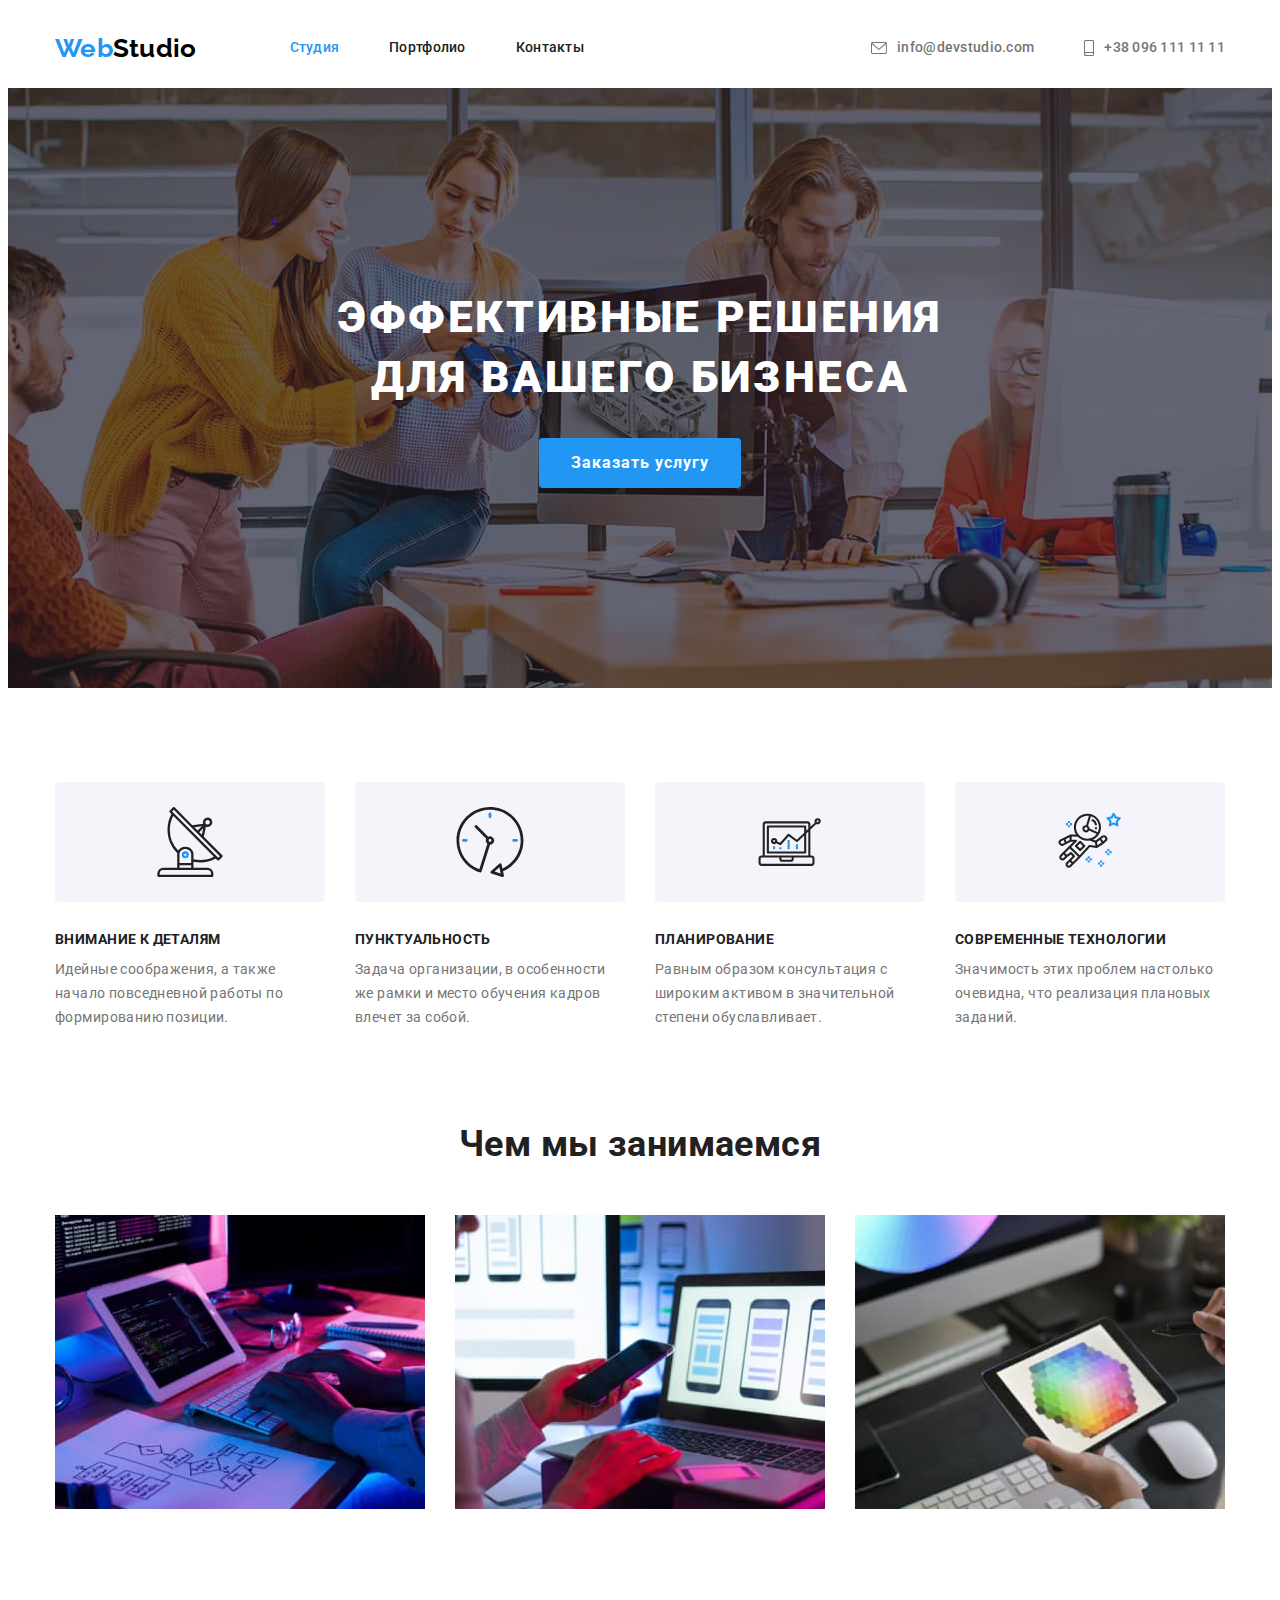
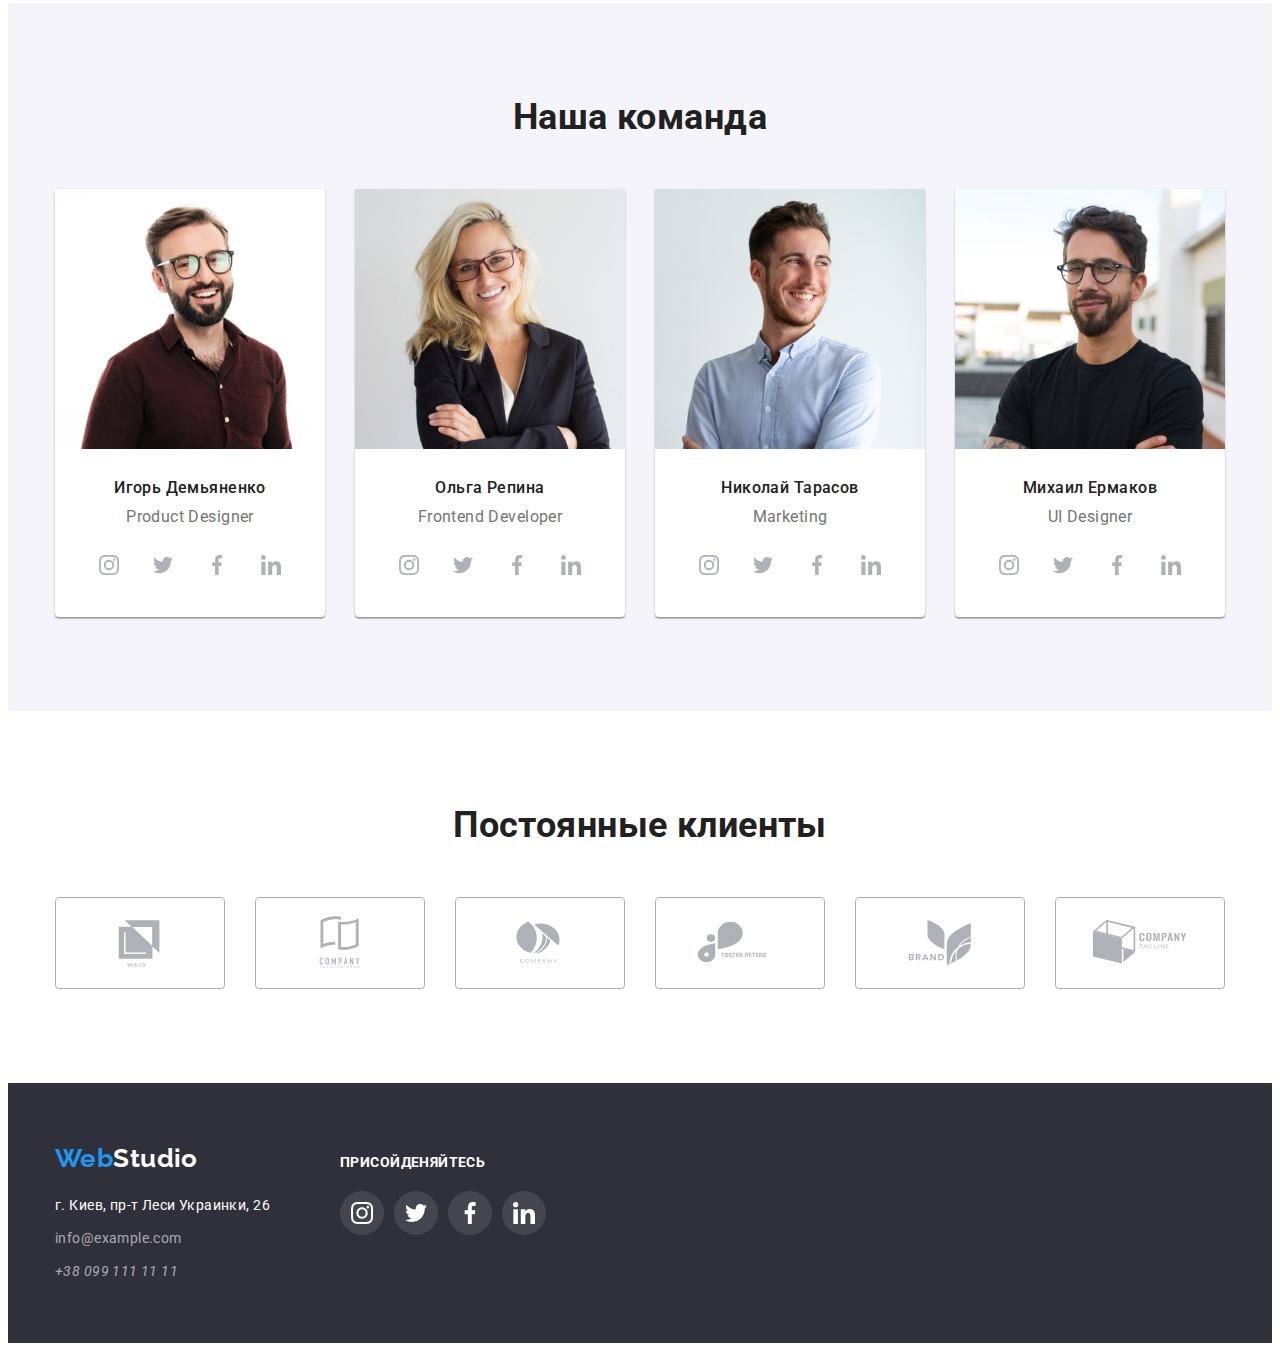
<file: index.html>
<!DOCTYPE html>
  <html lang="ru">
    <head>
      <meta charset="UTF-8" />
      <meta http-equiv="X-UA-Compatible" content="IE=edge" />
      <meta name="viewport" content="width=device-width, initial-scale=1.0" />
      <title>WebStudio</title>
      <link rel="preconnect" href="https://fonts.googleapis.com" />
      <link rel="preconnect" href="https://fonts.gstatic.com" crossorigin />
      <link rel="stylesheet" href="https://cdnjs.cloudflare.com/ajax/libs/modern-normalize/1.1.0/modern-normalize.min.css" integrity="sha512-wpPYUAdjBVSE4KJnH1VR1HeZfpl1ub8YT/NKx4PuQ5NmX2tKuGu6U/JRp5y+Y8XG2tV+wKQpNHVUX03MfMFn9Q==" crossorigin="anonymous" referrerpolicy="no-referrer" />
      <link
        href="https://fonts.googleapis.com/css2?family=Raleway:wght@700&family=Roboto:wght@400;500;700;900&display=swap"
        rel="stylesheet"
      />
      <link rel="stylesheet" href="./css/styles.css" />
    </head>
    <body>
      <!-------------------- header --------------------->
      <header class="header">
        <div class="header-container container ">
        <nav class="header-nav header-container">
        <a href="./index.html" class="header-logo logo link" lang="en"
            ><span class="logo-part">Web</span>Studio</a
          >
          <ul class="header-list list header-container">
            <li class="header-item">
              <a href="./index.html" class="header-link header link accent current">Студия</a>
            </li>
            <li class="header-item">
              <a href="./portfolio.html" class="header-link header link accent">Портфолио</a>
            </li>
            <li class="header-item">
              <a href="" class="header-link header link accent">Контакты</a>
            </li>
          </ul>
        </nav>
        <ul class="header-address list header-container">
          <li class="header-contact">
            <a href="mailto:info@devstudio.com" class="header-mail header link accent">
            <svg class="mail-logo icon" width="16" height="12"><use href="./images/icon-svg.svg#icon-mail"></use></svg>
              info@devstudio.com
          </a>
          </li>
          <li class="header-contact ">
            <a href="tel:+380961111111" class="header-tel header link accent">
            <svg class="phone-logo icon" width="10" height="16"><use href="./images/icon-svg.svg#icon-phone"></use></svg>
            +38 096 111 11 11</a>
          </li>
        </ul>
        </div>
      </header>
      <!-------------------- hero --------------------->
      <main>
        <section class="hero">
          <div class="container">
          <!--Эффективные решения для вашего бизнеса-->
          <h1 class="hero-title">Эффективные решения  для вашего бизнеса</h1>
          <button type="button" class="hero-button">Заказать услугу</button>
          </div>
        </section>
        <!-------------------- benefits --------------------->
        
        <section class="benefits section">
          <!--скрыть при помощи css (скрытый текст)-->
          <div class="container">
            <h2 class="benefits-title visually-hidden">Особенности компании</h2>
          <ul class="benefits-list list">
            <li class="benefits-item">
              <div class="benefits-img">
                <svg class="benefits-icon" width="70" height="70"><use href="./images/icon-svg.svg#icon-antenna"></use></svg>
              </div>
              <h3 class="benefits-pre-text">Внимание к деталям</h3>
              <p class="benefits-text">
                Идейные соображения, а также начало повседневной работы по
                формированию позиции.
              </p>
            </li>
            <li class="benefits-item">
              <div class="benefits-img">
                <svg class="benefits-icon" width="70" height="70"><use href="./images/icon-svg.svg#icon-clock"></use></svg>
              </div>
              <h3 class="benefits-pre-text">Пунктуальность</h3>
              <p class="benefits-text">
                Задача организации, в особенности же рамки и место обучения кадров
                влечет за собой.
              </p>
            </li>
            <li class="benefits-item">
              <div class="benefits-img">
                <svg class="benefits-icon" width="70" height="70"><use href="./images/icon-svg.svg#icon-diagram"></use></svg>
              </div>
              <h3 class="benefits-pre-text">Планирование</h3>
              <p class="benefits-text">
                Равным образом консультация с широким активом в значительной
                степени обуславливает.
              </p>
            </li>
            <li class="benefits-item">
              <div class="benefits-img">
                <svg class="benefits-icon" width="70" height="70"><use href="./images/icon-svg.svg#icon-astronaut"></use></svg>
              </div>
              <h3 class="benefits-pre-text">Современные технологии</h3>
              <p class="benefits-text">
                Значимость этих проблем настолько очевидна, что реализация
                плановых заданий.
              </p>
            </li>
          </ul></div>
        </section>
        <!-------------------- inform --------------------->
        <section class="inform section">
        <div class="container">  
          <h2 class="inform-title title">Чем мы занимаемся</h2>
          <ul class="inform-list list">
            <li class="inform-item">
              <img
                src="./images/img.jpg"
                alt="написание кода"
                width="370"
                height="294"
                class="inform-image"
              />
            </li>
            <li class="inform-item">
              <img
                src="./images/img-second.jpg"
                alt="разработка интерфеса"
                width="370"
                height="294"
                class="inform-image"
              />
            </li>
            <li class="inform-item">
              <img
                src="./images/img-3.jpg"
                alt="дизайн"
                width="370"
                height="294"
                class="inform-image"
              />
            </li>
          </ul></div>
        </section>
        <!-------------------- personal --------------------->
        <section class="personal section">
      <div class="container">   
        <h2 class="personal-title title">Наша команда</h2>
          <ul class="personal-list">
            <li class="personal-item list" >
              <img
                src="./images/ProductDesigner.jpg"
                alt="Product_Designer"
                width="270"
                height="260"
                class="personal-image"
              />
              <div class="card-team">
              <h3 class="personal-name">Игорь Демьяненко</h3>
              <p class="personal-text">Product Designer</p>
              <ul class="personal-soc list">
                <li class="personal-soc-item"><a href="" target="blank" rel="nofollow noopener noreferrer" class="personal-soc-link link"><svg class="personal-soc-icon"><use href="./images/icon-svg.svg#icon-instagram"></use></svg></a></li>
                <li class="personal-soc-item"><a href="" target="blank" rel="nofollow noopener noreferrer" class="personal-soc-link link"><svg class="personal-soc-icon"> <use href="./images/icon-svg.svg#icon-twitter"></use></svg></a></li>
                <li class="personal-soc-item"><a href="" target="blank" rel="nofollow noopener noreferrer" class="personal-soc-link link"><svg class="personal-soc-icon"> <use href="./images/icon-svg.svg#icon-facebook"></use></svg></a></li>
                <li class="personal-soc-item"><a href="" target="blank" rel="nofollow noopener noreferrer" class="personal-soc-link link"><svg class="personal-soc-icon"> <use href="./images/icon-svg.svg#icon-linkedin"></use></svg></a></li>
              </ul>
              </div>
            </li>
            <li class="personal-item list">
              <img
                src="./images/FrontendDeveloper.jpg"
                alt="FrontendDeveloper"
                width="270"
                height="260"
                class="personal-image"
              />
              <div class="card-team">
              <h3 class="personal-name">Ольга Репина</h3>
              <p class="personal-text">Frontend Developer</p>
            <ul class="personal-soc list">
                <li class="personal-soc-item"><a href="" target="blank" rel="nofollow noopener noreferrer" class="personal-soc-link link"><svg class="personal-soc-icon"><use href="./images/icon-svg.svg#icon-instagram"></use></svg></a></li>
                <li class="personal-soc-item"><a href="" target="blank" rel="nofollow noopener noreferrer" class="personal-soc-link link"><svg class="personal-soc-icon"> <use href="./images/icon-svg.svg#icon-twitter"></use></svg></a></li>
                <li class="personal-soc-item"><a href="" target="blank" rel="nofollow noopener noreferrer" class="personal-soc-link link"><svg class="personal-soc-icon"> <use href="./images/icon-svg.svg#icon-facebook"></use></svg></a></li>
                <li class="personal-soc-item"><a href="" target="blank" rel="nofollow noopener noreferrer" class="personal-soc-link link"><svg class="personal-soc-icon"> <use href="./images/icon-svg.svg#icon-linkedin"></use></svg></a></li>
              </ul>
            </div>
            </li>
            <li class="personal-item list">
              <img
                src="./images/Marketing.jpg"
                alt="Marketing"
                width="270"
                height="260"
                class="personal-image"
              />
              <div class="card-team">
              <h3 class="personal-name">Николай Тарасов</h3>
              <p class="personal-text">Marketing</p>
              <ul class="personal-soc list">
                <li class="personal-soc-item"><a href="" target="blank" rel="nofollow noopener noreferrer" class="personal-soc-link link"><svg class="personal-soc-icon"><use href="./images/icon-svg.svg#icon-instagram"></use></svg></a></li>
                <li class="personal-soc-item"><a href="" target="blank" rel="nofollow noopener noreferrer" class="personal-soc-link link"><svg class="personal-soc-icon"> <use href="./images/icon-svg.svg#icon-twitter"></use></svg></a></li>
                <li class="personal-soc-item"><a href="" target="blank" rel="nofollow noopener noreferrer" class="personal-soc-link link"><svg class="personal-soc-icon"> <use href="./images/icon-svg.svg#icon-facebook"></use></svg></a></li>
                <li class="personal-soc-item"><a href="" target="blank" rel="nofollow noopener noreferrer" class="personal-soc-link link"><svg class="personal-soc-icon"> <use href="./images/icon-svg.svg#icon-linkedin"></use></svg></a></li>
              </ul>
              </div>
            </li>
            <li class="personal-item list">
              <img
                src="./images/UIDesigner.jpg"
                alt="UIDesigner"
                width="270"
                height="260"
                class="personal-image"
              />
              <div class="card-team">
              <h3 class="personal-name">Михаил Ермаков</h3>
              <p class="personal-text">UI Designer</p>
              <ul class="personal-soc list">
                <li class="personal-soc-item"><a href="" target="blank" rel="nofollow noopener noreferrer" class="personal-soc-link link"><svg class="personal-soc-icon"><use href="./images/icon-svg.svg#icon-instagram"></use></svg></a></li>
                <li class="personal-soc-item"><a href="" target="blank" rel="nofollow noopener noreferrer" class="personal-soc-link link"><svg class="personal-soc-icon"> <use href="./images/icon-svg.svg#icon-twitter"></use></svg></a></li>
                <li class="personal-soc-item"><a href="" target="blank" rel="nofollow noopener noreferrer" class="personal-soc-link link"><svg class="personal-soc-icon"> <use href="./images/icon-svg.svg#icon-facebook"></use></svg></a></li>
                <li class="personal-soc-item"><a href="" target="blank" rel="nofollow noopener noreferrer" class="personal-soc-link link"><svg class="personal-soc-icon"> <use href="./images/icon-svg.svg#icon-linkedin"></use></svg></a></li>
              </ul>
              </div>
            </li>
          </ul></div>
        </section>
      </main>
      <!-------------------- client --------------------->
      <section class="client-section section">
        <div class="our-client container">
        <h2 class="title-client title">Постоянные клиенты</h2>
        <ul class="list list-client">
          <li class="item-client">
            <a href="" class="link client-link" target="_blank" rel="noreferrer noopener nofollow">
              <svg class="client-icon" >
                <use href="./images/icon-svg.svg#icon-yaco"></use>
              </svg>
            </a>
          </li>
          <li class="item-client">
            <a href="" class="link client-link" target="_blank" rel="noreferrer noopener nofollow">
              <svg class="client-icon">
                <use href="./images/icon-svg.svg#icon-tagle-here"></use>
              </svg>
            </a>
          </li>
          <li class="item-client">
            <a href="" class="link client-link" target="_blank" rel="noreferrer noopener nofollow">
              <svg class="client-icon">
                <use href="./images/icon-svg.svg#icon-company"></use>
              </svg>
            </a>
          </li>
          <li class="item-client">
            <a href="" class="link client-link" target="_blank" rel="noreferrer noopener nofollow">
              <svg class="client-icon">
                <use href="./images/icon-svg.svg#icon-foster-peters"></use>
              </svg>
            </a>
          </li>
          <li class="item-client">
            <a href="" class="link client-link" target="_blank" rel="noreferrer noopener nofollow">
              <svg class="client-icon">
                <use href="./images/icon-svg.svg#icon-brend"></use>
              </svg>
            </a>
          </li>
          <li class="item-client">
            <a href="" class="link client-link" target="_blank" rel="noreferrer noopener nofollow">
              <svg class="client-icon">
                <use href="./images/icon-svg.svg#icon-company-tag-line"></use>
              </svg>
            </a>
          </li>
        </ul>
      </div>
      </section>
        <!-------------------- contacts-footer --------------------->
      <footer class="footer ">
        <div class="footer-container container">
        <div class="footer-secsion " >
        <a href="./index.html" class="footer-logo logo link" lang="en"
            ><span class="logo-part">Web</span>Studio</a
          >
        <address class="contact-footer ">
          <ul class="contact-list list">
            <li class="contact-item">
              <a
                href="https://goo.gl/maps/FX4csDSYSpoSxQZz6"
                target="_blank"
                rel="noopener nofollow noreferrer"
                class="contact-link contact link btn-accent"
              >
                г. Киев, пр-т Леси Украинки, 26
              </a>
            </li>
            <li class="contact-item">
              <a href="mailto:info@example.com" class="contact-mail contact link btn-accent"
                >info@example.com</a
              >
            </li>
            <li class="contact-item">
              <a href="tel:+380991111111" class="contact-tel contact link btn-accent"
                >+38 099 111 11 11</a
              >
            </li>
          </ul>
          </address>
        </div>
        <!-------------------- contacts-footer-soc --------------------->
        <div>
          <p class="text-footer-soc">Присойденяйтесь</p>
            <ul class="list list-footer-soc">
              <li class="item-footer-soc">
                <a href="" target="_blank" rel="noreferrer nofollow noopener" class="link link-footer-soc">
                  <svg class="icon-footer-soc">
                    <use href="./images/icon-svg.svg#icon-instagram"></use>
                  </svg>
                </a>
              </li>
              <li class="item-footer-soc">
                <a href="" target="_blank" rel="noreferrer nofollow noopener" class="link link-footer-soc">
                  <svg class="icon-footer-soc">
                    <use href="./images/icon-svg.svg#icon-twitter"></use>
                  </svg>
                </a>
              </li>
              <li class="item-footer-soc">
                <a href="" target="_blank" rel="noreferrer nofollow noopener" class="link link-footer-soc">
                  <svg class="icon-footer-soc">
                    <use href="./images/icon-svg.svg#icon-facebook"></use>
                  </svg>
                </a>
              </li>
              <li class="item-footer-soc">
                <a href="" target="_blank" rel="noreferrer nofollow noopener" class="link link-footer-soc">
                  <svg class="icon-footer-soc">
                    <use href="./images/icon-svg.svg#icon-linkedin"></use>
                  </svg>
                </a>
              </li>
            </ul>
        </div>
      </div>
    </section>
    </body>
  </html>
</file>
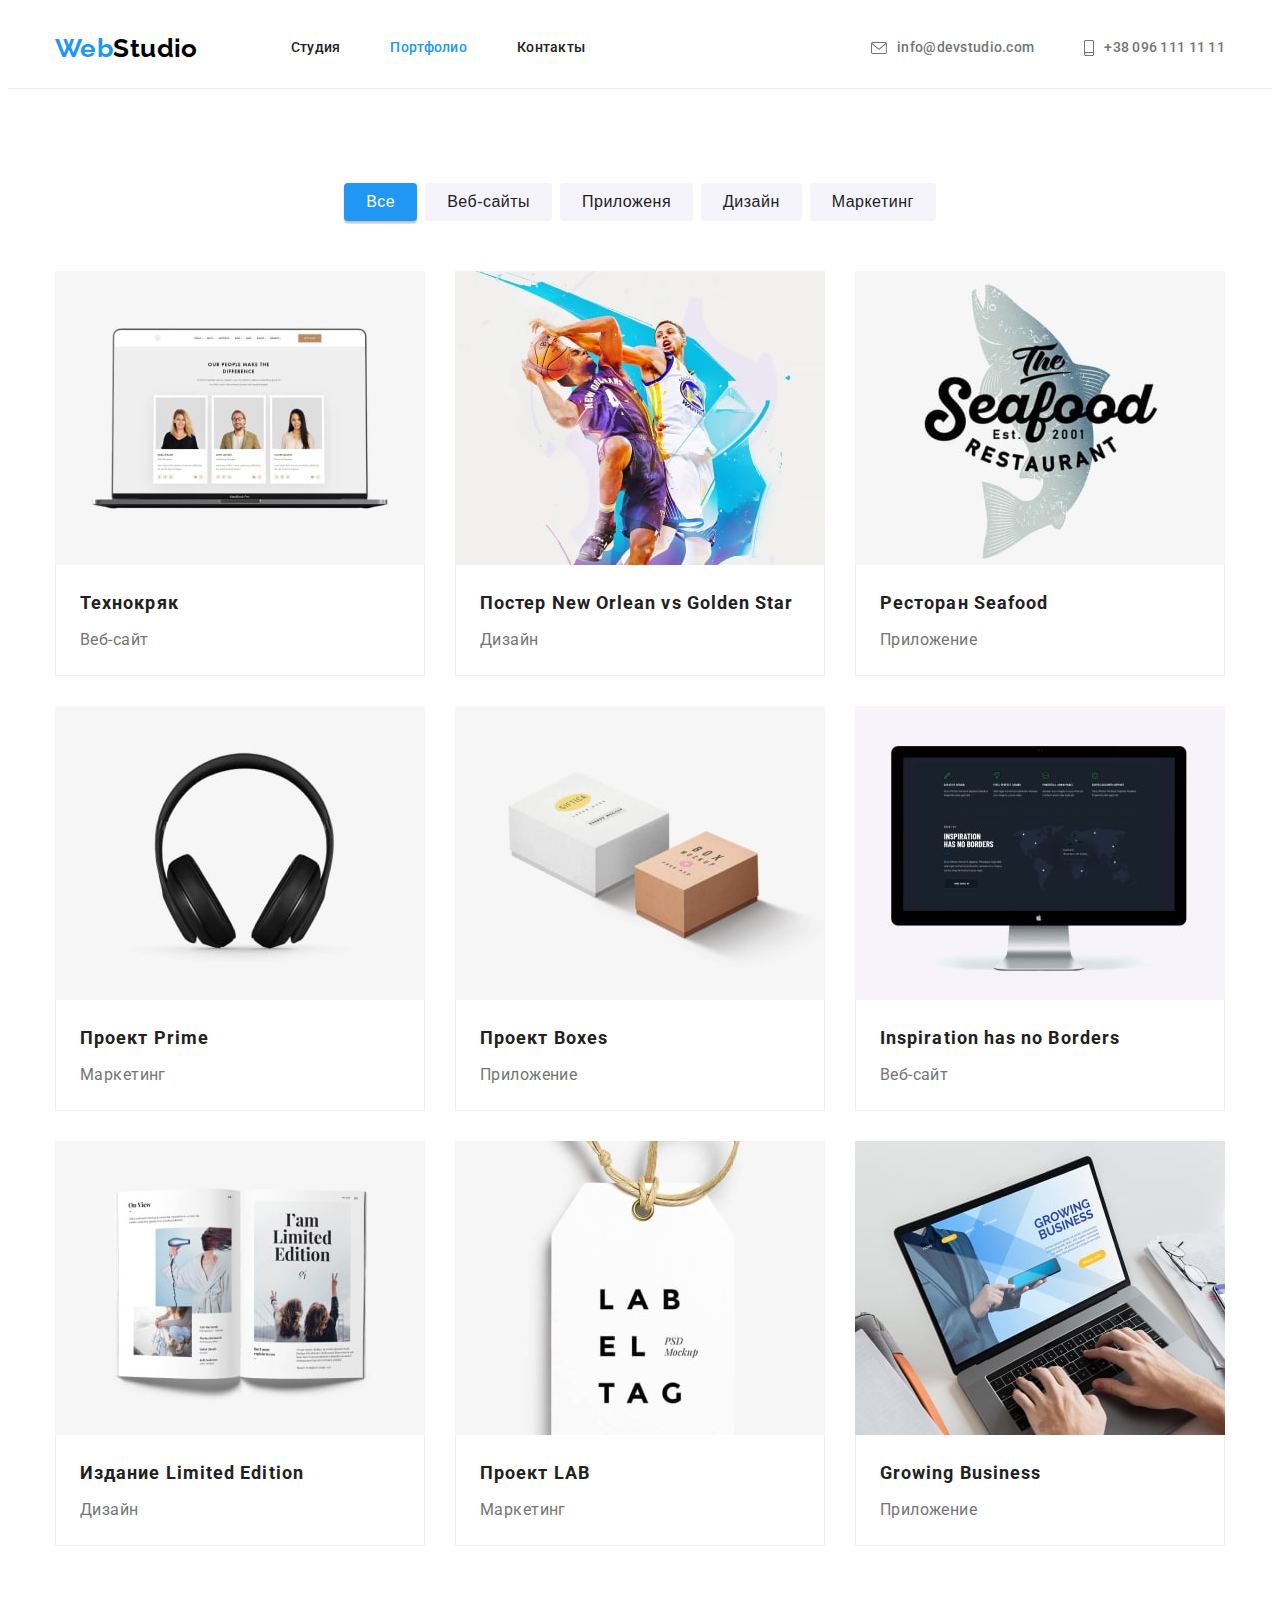
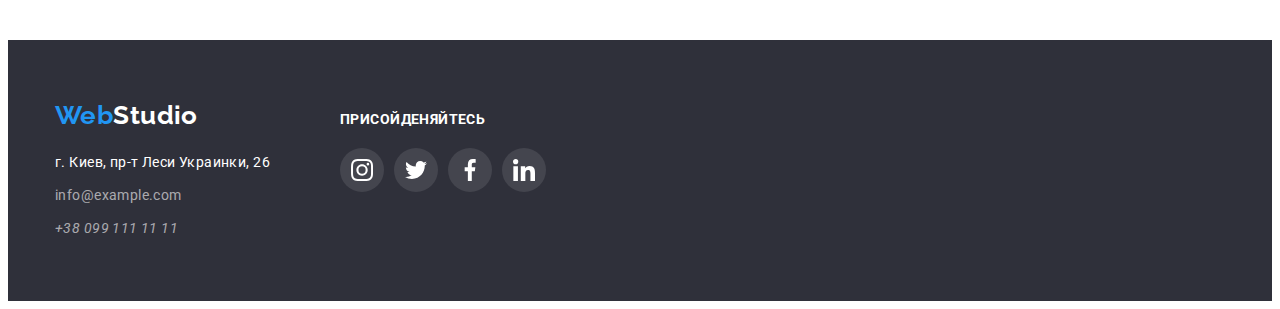
<file: portfolio.html>
<!DOCTYPE html>
<html lang="ru">
  <head>
    <meta charset="UTF-8" />
    <meta http-equiv="X-UA-Compatible" content="IE=edge" />
    <meta name="viewport" content="width=device-width, initial-scale=1.0" />
    <title>WebStudio</title>
    <link rel="preconnect" href="https://fonts.googleapis.com" />
    <link rel="preconnect" href="https://fonts.gstatic.com" crossorigin />
    <link
      rel="stylesheet"
      href="https://cdnjs.cloudflare.com/ajax/libs/modern-normalize/1.1.0/modern-normalize.min.css"
      integrity="sha512-wpPYUAdjBVSE4KJnH1VR1HeZfpl1ub8YT/NKx4PuQ5NmX2tKuGu6U/JRp5y+Y8XG2tV+wKQpNHVUX03MfMFn9Q=="
      crossorigin="anonymous"
      referrerpolicy="no-referrer"
    />
    <link
      href="https://fonts.googleapis.com/css2?family=Raleway:wght@700&family=Roboto:wght@400;500;700;900&display=swap"
      rel="stylesheet"
    />
    <link rel="stylesheet" href="./css/styles.css" />
  </head>
  <body>
    <!-------------------- header -------------------->
    <header class="header-portfolio">
      <div class="header-container container">
        <nav class="header-nav header-container">
          <a href="./index.html" class="header-logo logo link" lang="en"
            ><span class="logo-part">Web</span>Studio</a
          >
          <ul class="header-list list header-container">
            <li class="header-item">
              <a href="./index.html" class="header-link header link accent"
                >Студия</a
              >
            </li>
            <li class="header-item">
              <a
                href="./portfolio.html"
                class="header-link header link accent current"
                >Портфолио</a
              >
            </li>
            <li class="header-item">
              <a href="" class="header-link header link accent">Контакты</a>
            </li>
          </ul>
        </nav>
        <ul class="header-address list header-container">
          <li class="header-contact">
            <a
              href="mailto:info@devstudio.com"
              class="header-mail header link accent"
            >
              <svg class="mail-logo icon" width="16" height="12">
                <use href="./images/icon-svg.svg#icon-mail"></use>
              </svg>
              info@devstudio.com
            </a>
          </li>
          <li class="header-contact">
            <a href="tel:+380961111111" class="header-tel header link accent">
              <svg class="phone-logo icon" width="10" height="16">
                <use href="./images/icon-svg.svg#icon-phone"></use>
              </svg>
              +38 096 111 11 11</a
            >
          </li>
        </ul>
      </div>
    </header>
    <!-------------------- portfolio -------------------->
    <main>
      <section class="section">
        <div class="container">
          <h1 class="title-portfolio visually-hidden">portfolio</h1>
          <ul class="porfolio-list-button">
            <li class="porfolio-item list">
              <button type="button" class="portfolio-button portfolio-current">
                Все
              </button>
            </li>
            <li class="porfolio-item list">
              <button type="button" class="portfolio-button">Веб-сайты</button>
            </li>
            <li class="porfolio-item list">
              <button type="button" class="portfolio-button">Приложеня</button>
            </li>
            <li class="porfolio-item list">
              <button type="button" class="portfolio-button">Дизайн</button>
            </li>
            <li class="porfolio-item list">
              <button type="button" class="portfolio-button">Маркетинг</button>
            </li>
          </ul>
          <ul class="portfolio-list">
            <li class="portfolio-item-after list">
              <a href="" class="portfolio-link link">
                <img
                  src="./images/portfolio/technoquack.jpg"
                  alt="technoquack"
                  width="370"
                  height="294"
                  class="portfolio-img"
                />
                <div class="portfolio-card">
                  <h2 class="portfolio-title">Технокряк</h2>
                  <p class="portfolio-text">Веб-сайт</p>
                </div>
              </a>
            </li>
            <li class="portfolio-item-after list">
              <a href="" class="portfolio-link link">
                <img
                  src="./images/portfolio/neworleanvsgoldenstar.jpg"
                  alt="neworleanvsgoldenstar"
                  width="370"
                  height="294"
                  class="portfolio-img"
                />
                <div class="portfolio-card">
                  <h2 class="portfolio-title">
                    Постер New Orlean vs Golden Star
                  </h2>
                  <p class="portfolio-text">Дизайн</p>
                </div>
              </a>
            </li>
            <li class="portfolio-item-after list">
              <a href="" class="portfolio-link link">
                <img
                  src="./images/portfolio/seafood.jpg"
                  alt="seafood"
                  width="370"
                  height="294"
                  class="portfolio-img"
                />
                <div class="portfolio-card">
                  <h2 class="portfolio-title">Ресторан Seafood</h2>
                  <p class="portfolio-text">Приложение</p>
                </div>
              </a>
            </li>
            <li class="portfolio-item-after list">
              <a href="" class="portfolio-link link">
                <img
                  src="./images/portfolio/prime.jpg"
                  alt="prime"
                  width="370"
                  height="294"
                  class="portfolio-img"
                />
                <div class="portfolio-card">
                  <h2 class="portfolio-title">Проект Prime</h2>
                  <p class="portfolio-text">Маркетинг</p>
                </div>
              </a>
            </li>
            <li class="portfolio-item-after list">
              <a href="" class="portfolio-link link">
                <img
                  src="./images/portfolio/boxes.jpg"
                  alt="boxes"
                  width="370"
                  height="294"
                  class="portfolio-img"
                />
                <div class="portfolio-card">
                  <h2 class="portfolio-title">Проект Boxes</h2>
                  <p class="portfolio-text">Приложение</p>
                </div>
              </a>
            </li>
            <li class="portfolio-item-after list">
              <a href="" class="portfolio-link link">
                <img
                  src="./images/portfolio/inspirationborders.jpg"
                  alt="inspirationhasnoborders"
                  width="370"
                  height="294"
                  class="portfolio-img"
                />
                <div class="portfolio-card">
                  <h2 class="portfolio-title">Inspiration has no Borders</h2>
                  <p class="portfolio-text po">Веб-сайт</p>
                </div>
              </a>
            </li>
            <li class="portfolio-item-after list">
              <a href="" class="portfolio-link link">
                <img
                  src="./images/portfolio/limitededition.jpg"
                  alt="limitededition"
                  width="370"
                  height="294"
                  class="portfolio-img"
                />
                <div class="portfolio-card">
                  <h2 class="portfolio-title">Издание Limited Edition</h2>
                  <p class="portfolio-text">Дизайн</p>
                </div>
              </a>
            </li>
            <li class="portfolio-item-after list">
              <a href="" class="portfolio-link link">
                <img
                  src="./images/portfolio/lab.jpg"
                  alt="labproject"
                  width="370"
                  height="294"
                  class="portfolio-img"
                />
                <div class="portfolio-card">
                  <h2 class="portfolio-title">Проект LAB</h2>
                  <p class="portfolio-text">Маркетинг</p>
                </div>
              </a>
            </li>
            <li class="portfolio-item-after list">
              <a href="" class="portfolio-link link">
                <img
                  src="./images/portfolio/growingbusiness.jpg"
                  alt="growingbusiness"
                  width="370"
                  height="294"
                  class="portfolio-img"
                />
                <div class="portfolio-card">
                  <h2 class="portfolio-title">Growing Business</h2>
                  <p class="portfolio-text">Приложение</p>
                </div>
              </a>
            </li>
          </ul>
        </div>
      </section>
    </main>
    <!-----------------------contacts-footer-------------------->
    <footer class="footer ">
        <div class="footer-container container">
        <div class="footer-secsion " >
        <a href="./index.html" class="footer-logo logo link" lang="en"
            ><span class="logo-part">Web</span>Studio</a
          >
        <address class="contact-footer ">
          <ul class="contact-list list">
            <li class="contact-item">
              <a
                href="https://goo.gl/maps/FX4csDSYSpoSxQZz6"
                target="_blank"
                rel="noopener nofollow noreferrer"
                class="contact-link contact link btn-accent"
              >
                г. Киев, пр-т Леси Украинки, 26
              </a>
            </li>
            <li class="contact-item">
              <a href="mailto:info@example.com" class="contact-mail contact link btn-accent"
                >info@example.com</a
              >
            </li>
            <li class="contact-item">
              <a href="tel:+380991111111" class="contact-tel contact link btn-accent"
                >+38 099 111 11 11</a
              >
            </li>
          </ul>
          </address>
        </div>
        <!-------------------- contacts-footer-soc --------------------->
        <div>
          <p class="text-footer-soc">Присойденяйтесь</p>
            <ul class="list list-footer-soc">
              <li class="item-footer-soc">
                <a href="" target="_blank" rel="noreferrer nofollow noopener" class="link link-footer-soc">
                  <svg class="icon-footer-soc">
                    <use href="./images/icon-svg.svg#icon-instagram"></use>
                  </svg>
                </a>
              </li>
              <li class="item-footer-soc">
                <a href="" target="_blank" rel="noreferrer nofollow noopener" class="link link-footer-soc">
                  <svg class="icon-footer-soc">
                    <use href="./images/icon-svg.svg#icon-twitter"></use>
                  </svg>
                </a>
              </li>
              <li class="item-footer-soc">
                <a href="" target="_blank" rel="noreferrer nofollow noopener" class="link link-footer-soc">
                  <svg class="icon-footer-soc">
                    <use href="./images/icon-svg.svg#icon-facebook"></use>
                  </svg>
                </a>
              </li>
              <li class="item-footer-soc">
                <a href="" target="_blank" rel="noreferrer nofollow noopener" class="link link-footer-soc">
                  <svg class="icon-footer-soc">
                    <use href="./images/icon-svg.svg#icon-linkedin"></use>
                  </svg>
                </a>
              </li>
            </ul>
        </div>
      </div>
    </section>
    </body>
  </html>
</file>
<file: css/styles.css>
:root {
  --background-white-color: #fff;
  --accent-blue-color: #2196f3;
  --text-link-color: #212121;
  --logo-black-color: #000000;
  --hero-white-color: #fff;
  --background-hero-color: #2f303a; /*тимчасово*/
  --main-body-color: #757575;
  --btn-black-color: #212121;
  --btn-back-color: #2196f3;
  --btn-white-color: #fff;
  --header-link-color: #212121;
  --personal-back-color: #f5f4fa;
  --footer-contact-color: rgba(255, 255, 255, 0.6);
  --footer-text-white: #fff;
  --portfolio-btn-background-color: #f5f4fa;
  --portfolio-btn-txt-color: #212121;
  --btn-back-hover-color: #188ce8;
  --card-back-personal-color: #fff;
  --card-back-portfolio-color: #fff;
  --icon-color-back: #afb1b8;
  --footer-icon-color: #ffffff;
  --footer-icon-back: rgba(255, 255, 255, 0.1);
  --border-client-icon: #afb1b8;
  --client-icon: #afb1b8;
  --background-benefits-icon: #f5f4fa;
}
body {
  font-family: 'Roboto', sans-serif;
  letter-spacing: 0.03em;
  color: var(--main-body-color);
  font-size: 14px;
  background-color: var(--background-white-color);
}

p,
h1,
h2,
h3,
h4,
h5,
h6 {
  margin: 0;
}
ul {
  margin: 0;
  padding-left: 0;
}
img {
  display: block;
  max-width: 100%;
  height: auto;
}
button {
  display: block;
  margin: 0 auto;
  cursor: pointer;
  border: none;
  border-radius: 4px;
}
.container {
  width: 1200px;
  padding-left: 15px;
  padding-right: 15px;
  margin: 0 auto;
}
.section {
  padding-top: 94px;
  padding-bottom: 94px;
}
.list {
  margin: 0;
  padding-left: 0;
  list-style: none;
}
.link {
  text-decoration: none;
}
.visually-hidden {
  position: absolute;
  white-space: nowrap;
  width: 1px;
  height: 1px;
  overflow: hidden;
  border: 0;
  padding: 0;
  clip: rect(0 0 0 0);
  clip-path: inset(50%);
  margin: -1px;
}
*,
*::before,
*::after {
  box-sizing: border-box;
}

/*-------------------- header ---------------------*/
.header-container {
  display: flex;
  align-items: center;
}
.header-list {
  display: flex;
}
.header-list .header-item + .header-item {
  margin-left: 50px;
}
.header-logo {
  display: inline;
  margin-right: 93px;
}
.logo {
  font-family: 'Raleway', sans-serif;
  color: var(--logo-black-color);
  font-weight: 700;
  font-size: 26px;
  line-height: 1.19;
}
.title {
  font-weight: 700;
  font-size: 36px;
  line-height: 1.16;
  text-align: center;
  color: var(--text-link-color);
}
.header {
  display: flex;
  align-items: center;
  font-weight: 500;
  line-height: 1.14;
  letter-spacing: 0.02em;
}

.header-logo span {
  color: var(--accent-blue-color);
}
.header-link {
  display: block;
  padding-top: 32px;
  padding-bottom: 32px;

  color: var(--header-link-color);
}
.header-address {
  display: flex;
  margin-left: auto;
}
.header-address .header-contact + .header-contact {
  margin-left: 50px;
}
.accent:hover,
.accent:focus {
  color: var(--accent-blue-color);
}
.current {
  color: var(--accent-blue-color);
}
.header-mail,
.header-tel {
  color: var(--main-body-color);
}
.icon {
  margin-right: 10px;
  fill: currentColor;
}
/*-------------------- hero --------------------*/
.hero {
  text-align: center;
  background-color: var(--background-hero-color);
  background-image: linear-gradient(
      rgba(47, 48, 58, 0.4),
      rgba(47, 48, 58, 0.4)
    ),
    url(../images/hero-img.jpg);
  background-repeat: no-repeat;
  background-position: center;
  background-size: cover;
  max-width: 1600px;
  height: 600px;
  margin: 0 auto;

  padding-top: 200px;
  padding-bottom: 200px;
}
.hero-title {
  width: 696px;
  margin-left: auto;
  margin-right: auto;
  margin-bottom: 30px;
  font-weight: 900;
  font-size: 44px;
  line-height: 1.36;
  text-align: center;
  letter-spacing: 0.06em;
  text-transform: uppercase;
  color: var(--hero-white-color);
}
.hero-button {
  padding: 10px 32px;
  border: 0px;

  font-family: inherit;
  font-style: normal;
  font-weight: 700;
  font-size: 16px;
  line-height: 1.88;
  letter-spacing: 0.06em;
  color: var(--btn-white-color);
  background-color: var(--btn-back-color);
  cursor: pointer;
}
.hero-button:hover,
.hero-button:focus {
  background-color: var(--btn-back-hover-color);
  box-shadow: 0px 4px 4px rgba(0, 0, 0, 0.15);
}

/*-------------------- benefits --------------------*/
.benefits-list {
  display: flex;
  column-gap: 30px;
}
.benefits-img {
  display: flex;
  justify-content: center;
  align-items: center;
  gap: 30px;

  width: 270px;
  height: 120px;
  background-color: var(--background-benefits-icon);
  border-radius: 4px;
  margin-bottom: 30px;
}
.benefits-item {
  width: calc((100% - 90px) / 4);
}
.benefits-pre-text {
  margin-bottom: 10px;
  font-size: 14px;
  font-weight: 700;
  line-height: 1.14;
  color: var(--text-link-color);
  text-transform: uppercase;
}
.benefits-text {
  line-height: 1.71;
}
/*-------------------- inform --------------------*/
.inform {
  padding-top: 0;
}
.inform-list {
  display: flex;
  column-gap: 30px;
}
.inform-item {
  width: calc((100% - 60px) / 3);
}
.inform-title {
  margin-bottom: 50px;
}

/*-------------------- personal --------------------*/
.personal {
  background-color: var(--personal-back-color);
}
.personal-list {
  display: flex;
  column-gap: 30px;
}
.personal-item {
  width: calc((100% - 90px) / 4);
  max-width: 100%;
  height: auto;

  background: var(--card-back-personal-color);
  box-shadow: 0px 1px 3px rgba(0, 0, 0, 0.12), 0px 1px 1px rgba(0, 0, 0, 0.14),
    0px 2px 1px rgba(0, 0, 0, 0.2);
  border-radius: 0px 0px 4px 4px;
}
.card-team {
  padding: 30px 0;
}
.personal-name {
  margin-bottom: 10px;
  text-align: center;
  font-weight: 500;
  font-size: 16px;
  line-height: 1.18;
  color: var(--text-link-color);
}
.personal-text {
  text-align: center;
  font-size: 16px;
  line-height: 1.18;
  margin-bottom: 16px;
}
.personal-title {
  margin-bottom: 50px;
}
.personal-soc {
  display: flex;
  justify-content: center;
  gap: 10px;
}
.personal-soc-link {
  display: flex;
  align-items: center;
  justify-content: center;
  width: 44px;
  height: 44px;
  border-radius: 50%;
  color: var(--border-client-icon);
}
.personal-soc-icon {
  fill: currentColor;
  width: 20px;
  height: 20px;
}
.personal-soc-link:hover,
.personal-soc-link:focus {
  background-color: var(--accent-blue-color);
  color: var(--btn-white-color);
}

/*-----------------------client---------------------------- */
.title-client {
  margin-bottom: 50px;
}
.list-client {
  display: flex;
  justify-content: center;
  gap: 30px;
}
.client-link {
  display: flex;
  justify-content: center;
  align-items: center;
  border: 1px solid var(--border-client-icon);
  color: var(--client-icon);
  border-radius: 4px;
  width: 170px;
  height: 92px;
}
.client-link:hover,
.client-link:focus {
  border-color: var(--accent-blue-color);
  color: var(--accent-blue-color);
}

.client-icon {
  fill: currentColor;
  width: 106px;
  height: 60px;
}

/*------------------ contacts-footer ------------*/
.footer-container {
  display: flex;
  align-items: baseline;
}
.footer-secsion {
  margin-right: 70px;
}
.footer {
  background-color: var(--background-hero-color);
  padding: 60px 0;
}
.footer-logo {
  display: block;
  color: var(--hero-white-color);
  margin-bottom: 20px;
}
.logo-part {
  color: var(--accent-blue-color);
}
.contact-item:not(:last-child) {
  font-style: normal;
  margin-bottom: 9px;
}
.contact {
  line-height: 1.71;
}
.contact-mail,
.contact-tel {
  color: rgba(255, 255, 255, 0.6);
}
.contact-link {
  color: var(--footer-text-white);
}
.btn-accent:hover,
.btn-accent:focus {
  color: var(--accent-blue-color);
}

/* ----------------contacts-footer-soc------------------ */

.list-footer-soc {
  display: flex;
  gap: 10px;
}

.text-footer-soc {
  margin-bottom: 20px;

  font-weight: 700;
  font-size: 14px;
  line-height: 1.14;
  letter-spacing: 0.03em;
  text-transform: uppercase;
  color: var(--footer-text-white);
}
.link-footer-soc {
  display: flex;
  align-items: center;
  justify-content: center;
  color: var(--footer-icon-color);

  width: 44px;
  height: 44px;
  border-radius: 50%;
  background-color: var(--footer-icon-back);
  background-repeat: no-repeat;
  background-position: center;
  background-size: cover;
  max-width: 1600px;
  margin: 0 auto;
}
.link-footer-soc:hover,
.link-footer-soc:focus {
  background-color: var(--accent-blue-color);
}
.icon-footer-soc {
  width: 22px;
  height: 22px;
  fill: currentColor;
}
/*--------------------- portfolio --------------------*/
.header-portfolio {
  border-bottom: 1px solid #ececec;
}
.porfolio-list-button {
  display: flex;
  justify-content: center;
  margin-left: auto;
  margin-right: auto;
  margin-bottom: 50px;
  gap: 8px;
}
/* .porfolio-list-button > .porfolio-item:not(:last-child) {
  margin-right: 8px;
} */

.portfolio-list {
  display: flex;
  flex-wrap: wrap;
  gap: 30px;
}
.portfolio-link {
  display: block;
}
.portfolio-link:hover,
.portfolio-link:focus {
  box-shadow: 0px 1px 1px rgba(0, 0, 0, 0.12), 0px 4px 4px rgba(0, 0, 0, 0.06),
    1px 4px 6px rgba(0, 0, 0, 0.16);
}
.portfolio-item-after {
  width: calc((100% - 60px) / 3);
}

.portfolio-card {
  padding: 20px 24px;
  border: 1px solid #eeeeee;
  border-top: 0;
}
.portfolio-title {
  margin-bottom: 4px;

  font-weight: 700;
  font-size: 18px;
  line-height: 2;
  letter-spacing: 0.06em;
  color: var(--text-link-color);
}
.portfolio-text {
  font-size: 16px;
  line-height: 1.88;
  color: var(--main-body-color);
}

.portfolio-button {
  padding: 6px 22px;
  border-radius: 4px;
  border: 0;
  cursor: pointer;

  font-weight: 500;
  font-size: 16px;
  line-height: 1.62;
  background-color: var(--portfolio-btn-background-color);
  color: var(--portfolio-btn-txt-color);
  letter-spacing: 0.03em;
}

.portfolio-button:hover,
.portfolio-button:focus {
  background-color: var(--btn-back-color);
  color: var(--btn-white-color);
  box-shadow: 0px 3px 1px rgba(0, 0, 0, 0.1), 0px 1px 2px rgba(0, 0, 0, 0.08),
    0px 2px 2px rgba(0, 0, 0, 0.12);
}
.portfolio-current {
  background-color: var(--accent-blue-color);
  color: var(--btn-white-color);
  box-shadow: 0px 3px 1px rgba(0, 0, 0, 0.1), 0px 1px 2px rgba(0, 0, 0, 0.08),
    0px 2px 2px rgba(0, 0, 0, 0.12);
}
</file>
